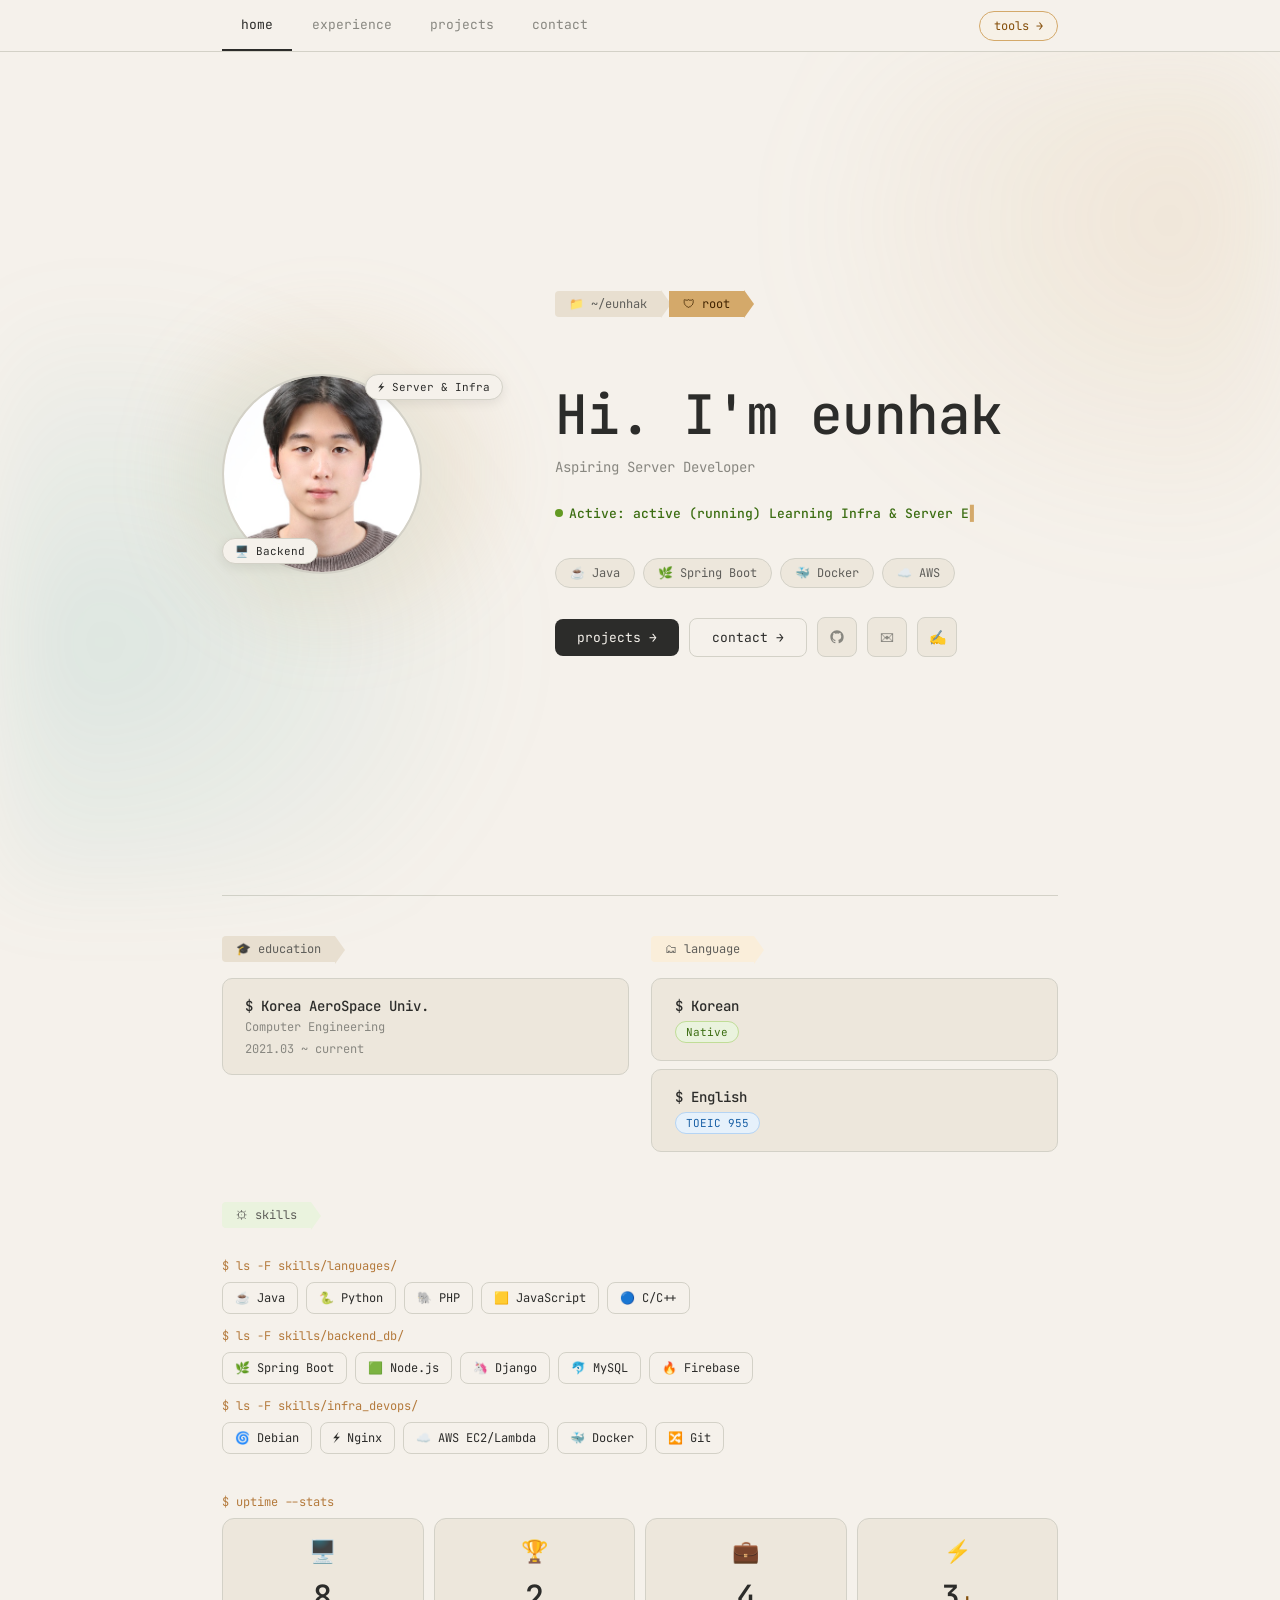
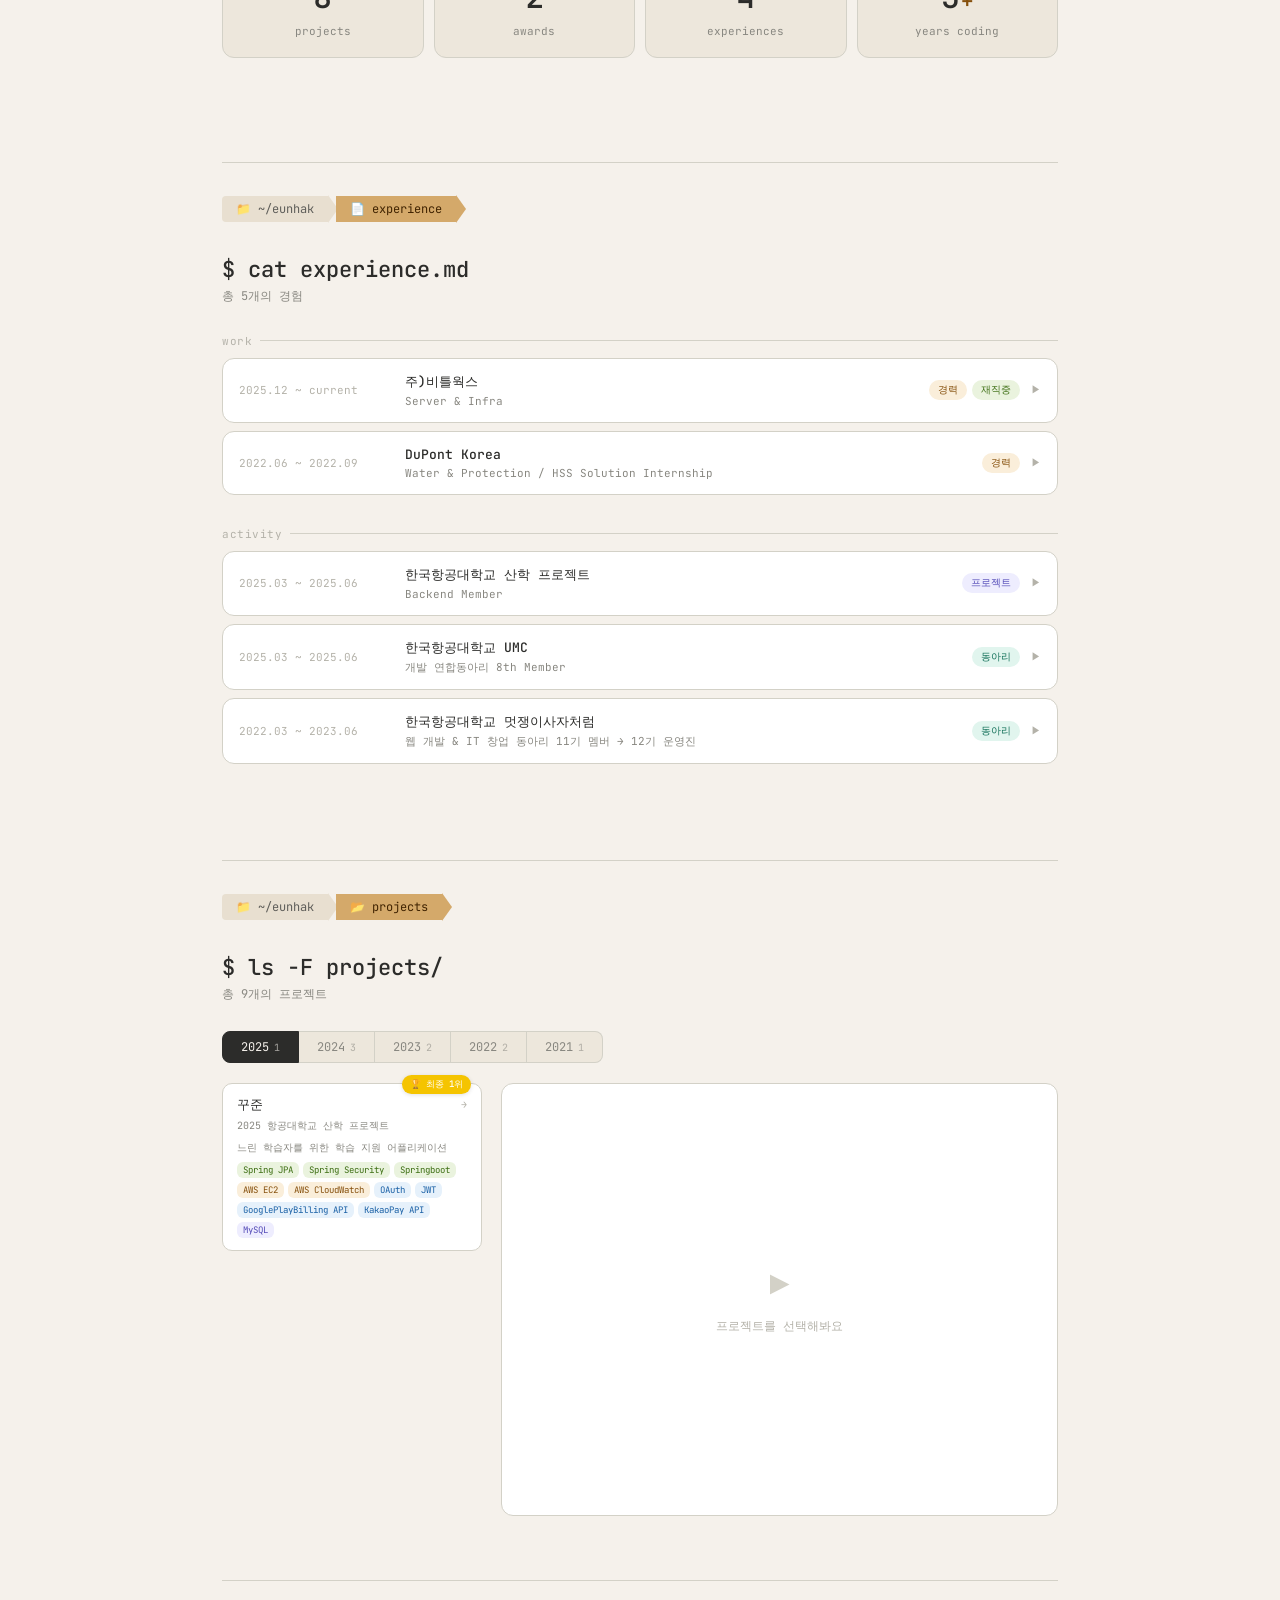
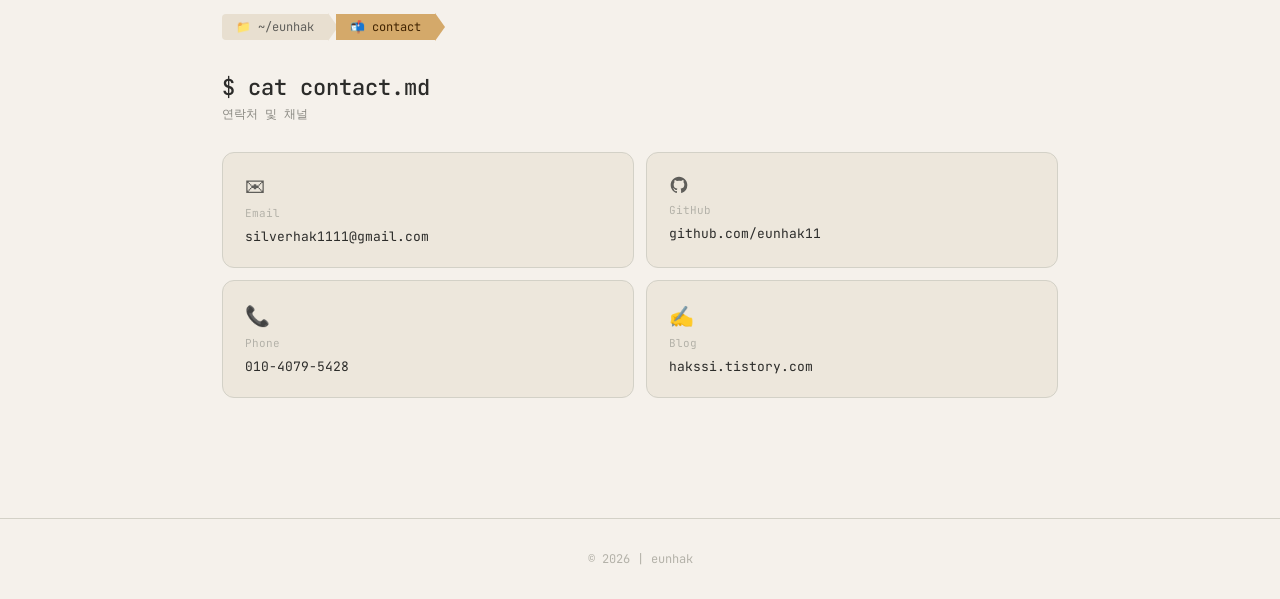
<file: index.html>
<!DOCTYPE html>
<html lang="ko">
<head>
<meta charset="UTF-8">
<meta name="viewport" content="width=device-width, initial-scale=1.0">
<meta name="color-scheme" content="light">
<title>eunhak</title>
<link rel="preconnect" href="https://fonts.googleapis.com">
<link href="https://fonts.googleapis.com/css2?family=JetBrains+Mono:wght@400;500&family=Pretendard:wght@400;500&display=swap" rel="stylesheet">
<link rel="stylesheet" href="style.css">
</head>
<body>

<nav class="nav">
  <div class="nav-inner">
    <div class="nav-links">
      <a href="#home"       class="nav-link active">home</a>
      <a href="#experience" class="nav-link">experience</a>
      <a href="#projects"   class="nav-link">projects</a>
      <a href="#contact"    class="nav-link">contact</a>
    </div>
    <a href="planner.html" class="nav-tool">tools →</a>
  </div>
</nav>

<main class="main">

  <!-- ── HOME ── -->
  <section id="home" class="page-section">
    <!-- ── Hero Screen (full viewport) ── -->
    <div class="hero-screen">
      <div class="hero-right">
        <div class="profile-wrap">
          <div class="profile-img" onclick="openPwModal()">
            <img src="assets/img/profile.jpeg" alt="eunhak" onerror="this.style.display='none';this.parentElement.innerHTML='🧑‍💻'" />
          </div>
          <div class="float-badge badge-tr">⚡ Server & Infra</div>
          <div class="float-badge badge-bl">🖥️ Backend</div>
        </div>
      </div>
      <div class="hero-left">
        <div class="breadcrumb">
          <span class="crumb-dir">📁 ~/eunhak</span>
          <span class="crumb-arr"></span>
          <span class="crumb-root">🛡 root</span>
          <span class="crumb-arr2"></span>
        </div>
        <div>
          <h1 class="hero-title">Hi. I'm eunhak</h1>
          <p class="hero-sub">Aspiring Server Developer</p>
        </div>
        <div class="active-badge">
          <div class="dot"></div>
          <span class="active-text">Active: active (running) <span id="typewriter"></span></span>
        </div>
        <div class="hero-chips">
          <span class="hero-chip">☕ Java</span>
          <span class="hero-chip">🌿 Spring Boot</span>
          <span class="hero-chip">🐳 Docker</span>
          <span class="hero-chip">☁️ AWS</span>
        </div>
        <div class="hero-ctas">
          <a href="#projects" class="cta-btn cta-primary">projects →</a>
          <a href="#contact" class="cta-btn cta-secondary">contact →</a>
          <a class="icon-btn" href="https://github.com/eunhak11" target="_blank" title="GitHub">
            <svg width="16" height="16" viewBox="0 0 24 24" fill="currentColor"><path d="M12 2C6.48 2 2 6.48 2 12c0 4.42 2.87 8.17 6.84 9.49.5.09.68-.22.68-.48v-1.7c-2.78.6-3.37-1.34-3.37-1.34-.46-1.16-1.11-1.47-1.11-1.47-.91-.62.07-.61.07-.61 1 .07 1.53 1.03 1.53 1.03.89 1.52 2.34 1.08 2.91.83.09-.65.35-1.08.63-1.33-2.22-.25-4.56-1.11-4.56-4.95 0-1.09.39-1.98 1.03-2.68-.1-.25-.45-1.27.1-2.64 0 0 .84-.27 2.75 1.02A9.56 9.56 0 0112 6.8c.85 0 1.71.11 2.51.33 1.91-1.29 2.75-1.02 2.75-1.02.55 1.37.2 2.39.1 2.64.64.7 1.03 1.59 1.03 2.68 0 3.85-2.34 4.7-4.57 4.95.36.31.68.92.68 1.85v2.74c0 .27.18.58.69.48A10.01 10.01 0 0022 12c0-5.52-4.48-10-10-10z"/></svg>
          </a>
          <a class="icon-btn" href="mailto:silverhak1111@gmail.com" title="Email">✉</a>
          <a class="icon-btn" href="https://hakssi.tistory.com/" target="_blank" title="Blog">✍</a>
        </div>
      </div>
    </div>


    <div class="section-divider"></div>

    <div class="about-grid section-gap">
      <div>
        <div class="section-tag edu">🎓 education</div>
        <div class="card">
          <div class="card-title">$ Korea AeroSpace Univ.</div>
          <div class="card-sub" style="margin-top:4px;">Computer Engineering</div>
          <div class="card-sub" style="margin-top:6px;">2021.03 ~ current</div>
        </div>
      </div>
      <div>
        <div class="section-tag lang">🗂 language</div>
        <div class="card" style="margin-bottom:8px;">
          <div class="card-title">$ Korean</div>
          <div style="margin-top:6px;"><span class="badge native">Native</span></div>
        </div>
        <div class="card">
          <div class="card-title">$ English</div>
          <div style="margin-top:6px;"><span class="badge toeic">TOEIC 955</span></div>
        </div>
      </div>
    </div>

    <div class="section-gap">
      <div class="section-tag skills">⚙ skills</div>
      <div class="sub-cmd">$ ls -F skills/languages/</div>
      <div class="skills-grid">
        <div class="skill-chip">☕ Java</div>
        <div class="skill-chip">🐍 Python</div>
        <div class="skill-chip">🐘 PHP</div>
        <div class="skill-chip">🟨 JavaScript</div>
        <div class="skill-chip">🔵 C/C++</div>
      </div>
      <div class="sub-cmd">$ ls -F skills/backend_db/</div>
      <div class="skills-grid">
        <div class="skill-chip">🌿 Spring Boot</div>
        <div class="skill-chip">🟩 Node.js</div>
        <div class="skill-chip">🦄 Django</div>
        <div class="skill-chip">🐬 MySQL</div>
        <div class="skill-chip">🔥 Firebase</div>
      </div>
      <div class="sub-cmd">$ ls -F skills/infra_devops/</div>
      <div class="skills-grid">
        <div class="skill-chip">🌀 Debian</div>
        <div class="skill-chip">⚡ Nginx</div>
        <div class="skill-chip">☁️ AWS EC2/Lambda</div>
        <div class="skill-chip">🐳 Docker</div>
        <div class="skill-chip">🔀 Git</div>
      </div>
    </div>

    <div class="section-gap">
      <div class="sub-cmd">$ uptime --stats</div>
      <div class="stats-row">
        <div class="stat-card">
          <div class="stat-icon">🖥️</div>
          <div class="stat-number-wrap">
            <span class="stat-number" id="stat-projects" data-target="0">0</span>
          </div>
          <div class="stat-label">projects</div>
        </div>
        <div class="stat-card">
          <div class="stat-icon">🏆</div>
          <div class="stat-number-wrap">
            <span class="stat-number" id="stat-awards" data-target="0">0</span>
          </div>
          <div class="stat-label">awards</div>
        </div>
        <div class="stat-card">
          <div class="stat-icon">💼</div>
          <div class="stat-number-wrap">
            <span class="stat-number" id="stat-experiences" data-target="0">0</span>
          </div>
          <div class="stat-label">experiences</div>
        </div>
        <div class="stat-card">
          <div class="stat-icon">⚡</div>
          <div class="stat-number-wrap">
            <span class="stat-number" data-target="4">0</span>
            <span class="stat-suffix">+</span>
          </div>
          <div class="stat-label">years coding</div>
        </div>
      </div>
    </div>
  </section>

  <!-- ── EXPERIENCE ── -->
  <section id="experience" class="page-section fade-in">
    <div class="breadcrumb">
      <span class="crumb-dir">📁 ~/eunhak</span>
      <span class="crumb-arr"></span>
      <span class="crumb-sub">📄 experience</span>
      <span class="crumb-arr2"></span>
    </div>
    <div class="page-title">$ cat experience.md</div>
    <div class="page-sub">총 5개의 경험</div>

    <div class="sec-label">work</div>
    <div class="exp-grid" id="workGrid"></div>

    <div class="sec-label">activity</div>
    <div class="exp-grid" id="activityGrid"></div>
  </section>

  <!-- ── PROJECTS ── -->
  <section id="projects" class="page-section fade-in">
    <div class="breadcrumb">
      <span class="crumb-dir">📁 ~/eunhak</span>
      <span class="crumb-arr"></span>
      <span class="crumb-sub">📂 projects</span>
      <span class="crumb-arr2"></span>
    </div>
    <div class="page-title">$ ls -F projects/</div>
    <div class="page-sub">총 <span id="totalCount">0</span>개의 프로젝트</div>

    <div class="yr-tabs" id="yrTabs"></div>

    <div class="proj-body">
      <div id="cardList"></div>
      <div class="detail-panel" id="detailPanel">
        <div class="detail-empty">
          <div class="detail-empty-icon">▶</div>
          <div class="detail-empty-text">프로젝트를 선택해봐요</div>
        </div>
      </div>
    </div>
  </section>

  <!-- ── CONTACT ── -->
  <section id="contact" class="page-section fade-in">
    <div class="breadcrumb">
      <span class="crumb-dir">📁 ~/eunhak</span>
      <span class="crumb-arr"></span>
      <span class="crumb-sub">📬 contact</span>
      <span class="crumb-arr2"></span>
    </div>
    <div class="page-title">$ cat contact.md</div>
    <div class="page-sub">연락처 및 채널</div>

    <div class="contact-grid">
      <a class="contact-card" href="mailto:silverhak1111@gmail.com">
        <div class="contact-icon">✉</div>
        <div class="contact-label">Email</div>
        <div class="contact-value">silverhak1111@gmail.com</div>
      </a>
      <a class="contact-card" href="https://github.com/eunhak11" target="_blank">
        <div class="contact-icon">
          <svg width="20" height="20" viewBox="0 0 24 24" fill="currentColor"><path d="M12 2C6.48 2 2 6.48 2 12c0 4.42 2.87 8.17 6.84 9.49.5.09.68-.22.68-.48v-1.7c-2.78.6-3.37-1.34-3.37-1.34-.46-1.16-1.11-1.47-1.11-1.47-.91-.62.07-.61.07-.61 1 .07 1.53 1.03 1.53 1.03.89 1.52 2.34 1.08 2.91.83.09-.65.35-1.08.63-1.33-2.22-.25-4.56-1.11-4.56-4.95 0-1.09.39-1.98 1.03-2.68-.1-.25-.45-1.27.1-2.64 0 0 .84-.27 2.75 1.02A9.56 9.56 0 0112 6.8c.85 0 1.71.11 2.51.33 1.91-1.29 2.75-1.02 2.75-1.02.55 1.37.2 2.39.1 2.64.64.7 1.03 1.59 1.03 2.68 0 3.85-2.34 4.7-4.57 4.95.36.31.68.92.68 1.85v2.74c0 .27.18.58.69.48A10.01 10.01 0 0022 12c0-5.52-4.48-10-10-10z"/></svg>
        </div>
        <div class="contact-label">GitHub</div>
        <div class="contact-value">github.com/eunhak11</div>
      </a>
      <a class="contact-card" href="tel:01040795428">
        <div class="contact-icon">📞</div>
        <div class="contact-label">Phone</div>
        <div class="contact-value">010-4079-5428</div>
      </a>
      <a class="contact-card" href="https://hakssi.tistory.com/" target="_blank">
        <div class="contact-icon">✍</div>
        <div class="contact-label">Blog</div>
        <div class="contact-value">hakssi.tistory.com</div>
      </a>
    </div>
  </section>

</main>

<footer class="footer">© 2026 | eunhak</footer>

<!-- PW Modal -->
<div class="modal-bg" id="pwBg">
  <div class="modal">
    <div class="modal-title">$ sudo admin</div>
    <label class="mlabel">비밀번호를 입력하세요</label>
    <input class="minput" type="password" id="pwInput" placeholder="••••••" style="text-align:center;letter-spacing:0.2em;" />
    <div class="pw-err" id="pwErr">비밀번호가 틀렸어요</div>
    <div class="mrow">
      <button class="mcancel" onclick="closePwModal()">cancel</button>
      <button class="madd" onclick="tryLogin()">enter →</button>
    </div>
  </div>
</div>

<script>
// ── PW Modal ──────────────────────────────────────────
function openPwModal() {
  document.getElementById('pwBg').classList.add('open');
  setTimeout(() => document.getElementById('pwInput').focus(), 50);
}
function closePwModal() {
  document.getElementById('pwBg').classList.remove('open');
  document.getElementById('pwInput').value = '';
  document.getElementById('pwErr').style.display = 'none';
}
document.getElementById('pwInput').addEventListener('keydown', e => { if (e.key === 'Enter') tryLogin(); });
document.getElementById('pwBg').addEventListener('click', e => { if (e.target === document.getElementById('pwBg')) closePwModal(); });
function tryLogin() {
  if (document.getElementById('pwInput').value === 'eunhak1234') {
    window.location.href = 'admin.html';
  } else {
    document.getElementById('pwErr').style.display = 'block';
    document.getElementById('pwInput').value = '';
  }
}

// ── Nav Scroll Highlight ───────────────────────────────
const sections = document.querySelectorAll('.page-section');
const navLinks = document.querySelectorAll('.nav-link');

function updateNavHighlight() {
  let current = 'home';
  sections.forEach(section => {
    if (section.getBoundingClientRect().top <= 90) current = section.id;
  });
  navLinks.forEach(link => {
    link.classList.toggle('active', link.getAttribute('href') === '#' + current);
  });
}
window.addEventListener('scroll', updateNavHighlight, { passive: true });
updateNavHighlight();

// ── Scroll Fade-in ────────────────────────────────────
const fadeObserver = new IntersectionObserver((entries) => {
  entries.forEach(entry => {
    if (entry.isIntersecting) {
      entry.target.classList.add('visible');
      fadeObserver.unobserve(entry.target);
    }
  });
}, { threshold: 0.08 });

document.querySelectorAll('.fade-in').forEach(el => fadeObserver.observe(el));

// ── Data Load ─────────────────────────────────────────
let works = [], activities = [], projects = [];

function buildExp(data, gridId) {
  document.getElementById(gridId).innerHTML = data.map(e => `
    <div class="exp-card" id="${e.id}" onclick="toggle('${e.id}')">
      <div class="exp-main">
        <span class="exp-period">${e.period}</span>
        <div>
          <div class="exp-title">${e.title}</div>
          <div class="exp-sub">${e.sub}</div>
        </div>
        <div class="exp-badges">
          <span class="ebadge ${e.badge}">${e.badge==='work'?'경력':e.badge==='club'?'동아리':'프로젝트'}</span>
          ${e.current ? '<span class="ebadge current">재직중</span>' : ''}
          <span class="chevron">▶</span>
        </div>
      </div>
      <div class="exp-detail">
        <div class="dl">활동 내용</div>
        <ul class="bullet-list">${e.activities.map(a=>`<li>${a}</li>`).join('')}</ul>
        ${e.stacks.length ? `
        <div class="dl" style="margin-top:10px;">기술 스택</div>
        <div class="tag-row">${e.stacks.map(s=>`<span class="etag ${s.c}">${s.t}</span>`).join('')}</div>` : ''}
        ${e.note ? `<div style="font-family:var(--mono);font-size:11px;color:#854F0B;background:#FAEEDA;border-radius:6px;padding:6px 10px;margin-top:10px;">🏆 ${e.note}</div>` : ''}
      </div>
    </div>`).join('');
}

function toggle(id) { document.getElementById(id).classList.toggle('open'); }

buildExp(works, 'workGrid');
buildExp(activities, 'activityGrid');

// ── Projects Data ─────────────────────────────────────
let activeYear = null;
let selectedId = null;

function buildTabs() {
  const years = [...new Set(projects.map(p => p.year))].sort((a, b) => b - a);
  if (!activeYear) activeYear = years[0];
  document.getElementById('yrTabs').innerHTML = years.map(y => {
    const cnt = projects.filter(p => p.year === y).length;
    return `<div class="yr-tab${y === activeYear ? ' active' : ''}" onclick="selectYear(${y})">${y}<span class="yr-count">${cnt}</span></div>`;
  }).join('');
}

function buildCards() {
  const list = projects.filter(p => p.year === activeYear);
  document.getElementById('cardList').innerHTML = list.map(p => `
    <div class="proj-card${selectedId === p.id ? ' active' : ''}" onclick="selectProject(${p.id})">
      ${p.award ? `<div class="award-badge">🏆 ${p.award}</div>` : ''}
      <div class="proj-card-title">${p.title}<span class="proj-arrow">→</span></div>
      ${(Array.isArray(p.desc) ? p.desc : [p.desc]).map(d => `<div class="proj-desc-short">${d}</div>`).join('')}
      <div class="tag-row">${p.tags.map((t, i) => `<span class="ptag ${p.types[i] || ''}">${t}</span>`).join('')}</div>
    </div>`).join('');
}

function buildDetail(p) {
  if (!p) {
    document.getElementById('detailPanel').innerHTML = `
      <div class="detail-empty">
        <div class="detail-empty-icon">▶</div>
        <div class="detail-empty-text">프로젝트를 선택해봐요</div>
      </div>`;
    return;
  }
  document.getElementById('detailPanel').innerHTML = `
    <div class="detail-yr">$ cat projects/${p.year}/${p.title.replace(/\s/g, '_')}.md</div>
    <div class="detail-title">${p.title}</div>
    ${p.award ? `<div class="detail-award">🏆 ${p.award}</div>` : ''}
    <div class="detail-tags">${p.tags.map((t, i) => `<span class="ptag ${p.types[i] || ''}" style="font-size:11px;padding:3px 10px;">${t}</span>`).join('')}</div>
    <div class="dl">기간</div><div class="dv">${p.period}</div>
    <div class="dl">역할</div><div class="dv">${p.role}</div>
    <div class="divider"></div>
    <div class="dl">상세 내용</div>
    ${Array.isArray(p.detail)
      ? `<ul class="bullet-list">${p.detail.map(d => `<li>${d}</li>`).join('')}</ul>`
      : `<div class="dv">${p.detail}</div>`}
    <div class="links-row">
      ${p.github ? `<a class="det-link gh" href="${p.github}" target="_blank">GitHub →</a>` : ''}
      ${p.demo   ? `<a class="det-link demo" href="${p.demo}" target="_blank">Demo →</a>` : ''}
    </div>`;
}

function selectYear(y) { activeYear = y; selectedId = null; buildTabs(); buildCards(); buildDetail(null); }
function selectProject(id) { selectedId = id; buildCards(); buildDetail(projects.find(p => p.id === id)); }

// ── Fetch Data ────────────────────────────────────────
Promise.all([
  fetch('data/experience.json').then(r => r.json()),
  fetch('data/projects.json').then(r => r.json())
]).then(([expData, projData]) => {
  works      = expData.works;
  activities = expData.activities;
  projects   = projData;

  // Stats
  const awardCount = projects.filter(p => p.award).length
                   + activities.filter(a => a.note).length;
  document.getElementById('stat-projects').dataset.target    = projects.length;
  document.getElementById('stat-awards').dataset.target      = awardCount;
  document.getElementById('stat-experiences').dataset.target = works.length + activities.length;
  document.getElementById('totalCount').textContent          = projects.length;

  buildExp(works, 'workGrid');
  buildExp(activities, 'activityGrid');
  buildTabs(); buildCards(); buildDetail(null);
});

// ── Typewriter ────────────────────────────────────────
const typeMessages = [
  'Learning Infra & Server Engineering',
  'Building Backend APIs',
  'Configuring Linux Servers',
];
let typeIdx = 0, charIdx = 0, isDeleting = false;
const typeEl = document.getElementById('typewriter');

function typeStep() {
  const msg = typeMessages[typeIdx];
  if (!isDeleting) {
    typeEl.textContent = msg.slice(0, ++charIdx);
    if (charIdx === msg.length) {
      isDeleting = true;
      setTimeout(typeStep, 1800);
      return;
    }
    setTimeout(typeStep, 65);
  } else {
    typeEl.textContent = msg.slice(0, --charIdx);
    if (charIdx === 0) {
      isDeleting = false;
      typeIdx = (typeIdx + 1) % typeMessages.length;
      setTimeout(typeStep, 350);
      return;
    }
    setTimeout(typeStep, 30);
  }
}
typeStep();

// ── Stats Count-up ────────────────────────────────────
function animateCount(el, target) {
  const duration = 1400;
  const start = performance.now();
  const update = (now) => {
    const elapsed = now - start;
    const progress = Math.min(elapsed / duration, 1);
    const ease = 1 - Math.pow(1 - progress, 3);
    el.textContent = Math.floor(ease * target);
    if (progress < 1) {
      requestAnimationFrame(update);
    } else {
      el.textContent = target;
      const card = el.closest('.stat-card');
      if (card) {
        card.classList.add('glowing');
        card.addEventListener('animationend', () => card.classList.remove('glowing'), { once: true });
      }
    }
  };
  requestAnimationFrame(update);
}

const statsObserver = new IntersectionObserver(entries => {
  entries.forEach(entry => {
    if (entry.isIntersecting) {
      entry.target.querySelectorAll('.stat-number').forEach(el => {
        animateCount(el, parseInt(el.dataset.target));
      });
      statsObserver.unobserve(entry.target);
    }
  });
}, { threshold: 0.5 });

const statsRow = document.querySelector('.stats-row');
if (statsRow) statsObserver.observe(statsRow);
</script>
</body>
</html>
</file>
<file: style.css>
/* ── Reset ── */
*, *::before, *::after { box-sizing: border-box; margin: 0; padding: 0; }

/* ── Variables ── */
:root {
  --bg:        #F5F1EB;
  --bg2:       #EDE7DC;
  --bg3:       #E8DFD0;
  --border:    #D3D1C7;
  --text:      #2C2C2A;
  --muted:     #5F5E5A;
  --hint:      #888780;
  --faint:     #B4B2A9;
  --amber:     #D4A96A;
  --amber-dark:#854F0B;
  --teal:      #5CAEAD;
  --mono:      'JetBrains Mono', monospace;
  --sans:      'Pretendard', 'Noto Sans KR', sans-serif;
}

html { scroll-behavior: smooth; }
body { background: var(--bg); color: var(--text); font-family: var(--sans); min-height: 100vh; overflow-x: hidden; }

/* ── Nav ── */
.nav { border-bottom: 0.5px solid var(--border); background: var(--bg); position: sticky; top: 0; z-index: 50; }
.nav-inner { max-width: 900px; margin: 0 auto; padding: 0 2rem; display: flex; align-items: center; justify-content: space-between; }
.nav-links { display: flex; gap: 0; }
.nav-link { font-family: var(--mono); font-size: 13px; color: var(--hint); text-decoration: none; padding: 1rem 1.2rem; border-bottom: 2px solid transparent; transition: color 0.15s; }
.nav-link:hover { color: var(--text); }
.nav-link.active { color: var(--text); border-bottom-color: var(--text); }
.nav-tool { font-family: var(--mono); font-size: 12px; color: var(--amber-dark); text-decoration: none; padding: 6px 14px; border: 0.5px solid var(--amber); border-radius: 20px; background: #FAEEDA44; transition: background 0.15s; }
.nav-tool:hover { background: #FAEEDA; }

/* ── Main ── */
.main { max-width: 900px; margin: 0 auto; padding: 2.5rem 2rem; }

/* ── Page Sections ── */
.page-section { padding-bottom: 4rem; margin-bottom: 2rem; border-bottom: 0.5px solid var(--border); scroll-margin-top: 72px; }
.page-section:last-child { border-bottom: none; padding-bottom: 1rem; }
#home { margin-top: -2.5rem; }

/* ── Fade-in Animation ── */
.fade-in {
  opacity: 0;
  transform: translateY(24px);
  transition: opacity 0.55s ease, transform 0.55s ease;
}
.fade-in.visible {
  opacity: 1;
  transform: translateY(0);
}

/* ── Breadcrumb ── */
.breadcrumb { display: flex; align-items: center; margin-bottom: 2rem; }
.crumb-dir { font-family: var(--mono); font-size: 12px; padding: 5px 14px; background: var(--bg3); color: var(--muted); border-radius: 4px 0 0 4px; }
.crumb-arr { width: 0; height: 0; border-top: 14px solid transparent; border-bottom: 14px solid transparent; border-left: 10px solid var(--bg3); }
.crumb-root { font-family: var(--mono); font-size: 12px; padding: 5px 14px; background: var(--amber); color: #412402; margin-left: -2px; }
.crumb-arr2 { width: 0; height: 0; border-top: 14px solid transparent; border-bottom: 14px solid transparent; border-left: 10px solid var(--amber); }
.crumb-sub { font-family: var(--mono); font-size: 12px; padding: 5px 14px; background: var(--amber); color: #412402; margin-left: -2px; }

/* ── Hero Screen ── */
@keyframes aurora-1 {
  0%, 100% { transform: translate(0%, 0%) scale(1); }
  33%       { transform: translate(6%, -10%) scale(1.06); }
  66%       { transform: translate(-5%, 7%) scale(0.96); }
}
@keyframes aurora-2 {
  0%, 100% { transform: translate(0%, 0%) scale(1); }
  33%       { transform: translate(-7%, 6%) scale(0.95); }
  66%       { transform: translate(5%, -9%) scale(1.05); }
}
.hero-screen { min-height: calc(100vh - 57px); display: flex; align-items: center; justify-content: space-between; gap: 3rem; padding: 3rem 0; position: relative; }
.hero-screen::before {
  content: '';
  position: absolute;
  top: 0;
  left: 50%;
  transform: translateX(-50%);
  width: 100vw;
  height: 100%;
  background: radial-gradient(ellipse 55% 70% at 8% 70%, rgba(92,174,173,0.16) 0%, transparent 60%);
  filter: blur(40px);
  animation: aurora-1 16s ease-in-out infinite;
  pointer-events: none;
  z-index: 0;
}
.hero-screen::after {
  content: '';
  position: absolute;
  top: 0;
  left: 50%;
  transform: translateX(-50%);
  width: 100vw;
  height: 100%;
  background: radial-gradient(ellipse 50% 65% at 92% 20%, rgba(212,169,106,0.15) 0%, transparent 60%);
  filter: blur(48px);
  animation: aurora-2 20s ease-in-out infinite;
  pointer-events: none;
  z-index: 0;
}
.hero-left { position: relative; z-index: 1; flex: 1; display: flex; flex-direction: column; gap: 1.8rem; }
.hero-right { position: relative; z-index: 1; flex-shrink: 0; }
.hero-title { font-family: var(--mono); font-size: 3.4rem; font-weight: 500; color: var(--text); letter-spacing: -0.02em; }
.hero-sub { font-family: var(--mono); font-size: 14px; color: var(--hint); margin-top: 8px; }
.hero-chips { display: flex; flex-wrap: wrap; gap: 8px; }
.hero-chip { font-family: var(--mono); font-size: 12px; padding: 6px 14px; background: var(--bg2); border: 0.5px solid var(--border); border-radius: 20px; color: var(--muted); }
.hero-ctas { display: flex; align-items: center; gap: 10px; flex-wrap: wrap; }
.cta-btn { font-family: var(--mono); font-size: 13px; padding: 10px 22px; border-radius: 8px; text-decoration: none; transition: all 0.15s; }
.cta-primary { background: var(--text); color: var(--bg); }
.cta-primary:hover { background: #444441; }
.cta-secondary { background: transparent; color: var(--text); border: 0.5px solid var(--border); }
.cta-secondary:hover { border-color: var(--amber); color: var(--amber-dark); }

/* ── Profile ── */
.profile-wrap { position: relative; flex-shrink: 0; padding: 15px 85px 15px 0; }
.profile-wrap::before {
  content: '';
  position: absolute;
  width: 320px;
  height: 320px;
  border-radius: 50%;
  top: 50%;
  left: 50%;
  transform: translate(-50%, -50%) translate(-20px, 0);
  background: radial-gradient(ellipse at 40% 50%, rgba(92,174,173,0.22) 0%, rgba(212,169,106,0.16) 50%, transparent 75%);
  filter: blur(36px);
  z-index: 0;
  animation: aurora-1 16s ease-in-out infinite;
  pointer-events: none;
}
.profile-img { width: 200px; height: 200px; border-radius: 50%; border: 2px solid var(--border); background: var(--bg2); display: flex; align-items: center; justify-content: center; font-size: 2.2rem; cursor: pointer; transition: border-color 0.2s; overflow: hidden; position: relative; z-index: 1; }
.profile-img:hover { border-color: var(--amber); }
.profile-img img { width: 100%; height: 100%; object-fit: cover; border-radius: 50%; }

/* ── Floating Badges ── */
@keyframes float-bob {
  0%   { transform: translateY(0px)  rotate(-2deg); }
  50%  { transform: translateY(-9px) rotate(2deg);  }
  100% { transform: translateY(0px)  rotate(-2deg); }
}
@keyframes float-bob-alt {
  0%   { transform: translateY(0px)  rotate(2deg);  }
  50%  { transform: translateY(-9px) rotate(-2deg); }
  100% { transform: translateY(0px)  rotate(2deg);  }
}
.float-badge {
  position: absolute;
  background: var(--bg);
  border: 0.5px solid var(--border);
  border-radius: 20px;
  padding: 5px 12px;
  font-family: var(--mono);
  font-size: 11px;
  color: var(--text);
  white-space: nowrap;
  box-shadow: 0 3px 12px rgba(0,0,0,0.08);
  pointer-events: none;
}
.badge-tr { top: 15px;    right: 4px; animation: float-bob     3s ease-in-out infinite; z-index: 2; }
.badge-bl { bottom: 25px; left: 0;    animation: float-bob-alt 3s ease-in-out infinite 1.5s; z-index: 2; }
.profile-info { flex: 1; }
.status-line { font-family: var(--mono); font-size: 13px; color: var(--hint); margin-bottom: 10px; }
.active-badge { display: inline-flex; align-items: center; gap: 6px; margin-bottom: 8px; }

/* ── Active Dot Pulse ── */
@keyframes dot-pulse {
  0%, 100% { opacity: 1; box-shadow: 0 0 0 0 rgba(99, 153, 34, 0.4); }
  50%       { opacity: 0.6; box-shadow: 0 0 0 5px rgba(99, 153, 34, 0); }
}
.dot { width: 8px; height: 8px; border-radius: 50%; background: #639922; flex-shrink: 0; animation: dot-pulse 2s ease-in-out infinite; }
.active-text { font-family: var(--mono); font-size: 13px; color: #3B6D11; font-weight: 500; }
.info-row { display: flex; align-items: center; gap: 8px; font-family: var(--mono); font-size: 13px; color: var(--hint); margin-bottom: 6px; }
.icons-row { display: flex; gap: 10px; margin-top: 14px; }
.icon-btn { width: 40px; height: 40px; background: var(--bg2); border: 0.5px solid var(--border); border-radius: 8px; display: flex; align-items: center; justify-content: center; cursor: pointer; color: var(--hint); text-decoration: none; font-size: 14px; transition: background 0.15s, color 0.15s, transform 0.15s; }
.icon-btn:hover { background: var(--amber); color: #412402; transform: translateY(-2px); }

/* ── Terminal Box ── */
.terminal-box { background: var(--bg2); border: 0.5px solid var(--border); border-radius: 10px; padding: 1.2rem 1.5rem; margin-bottom: 2rem; }
.term-prompt { font-family: var(--mono); font-size: 13px; color: #B47A3C; margin-bottom: 10px; }
.term-input { width: 100%; background: var(--bg); border: 0.5px solid var(--border); border-radius: 6px; padding: 9px 14px; font-family: var(--mono); font-size: 13px; color: var(--text); outline: none; }
.term-input::placeholder { color: var(--faint); }
.term-input:focus { border-color: var(--amber); }

/* ── Section Tags ── */
.section-tag { display: inline-flex; align-items: center; gap: 8px; padding: 5px 14px 5px 14px; border-radius: 4px 0 0 4px; font-family: var(--mono); font-size: 12px; color: var(--muted); margin-bottom: 1rem; position: relative; }
.section-tag::after { content: ''; position: absolute; right: -10px; top: 0; width: 0; height: 0; border-top: 14px solid transparent; border-bottom: 14px solid transparent; }
.section-tag.edu  { background: var(--bg3); } .section-tag.edu::after  { border-left: 10px solid var(--bg3); }
.section-tag.lang { background: #FAEEDA;   } .section-tag.lang::after { border-left: 10px solid #FAEEDA; }
.section-tag.skills { background: #EAF3DE; } .section-tag.skills::after { border-left: 10px solid #EAF3DE; }
.section-gap { margin-bottom: 2.5rem; }
.section-divider { border: none; border-top: 0.5px solid var(--border); margin: 0 0 2.5rem; }
.about-grid { display: grid; grid-template-columns: 1fr 1fr; gap: 1.4rem; }
.sub-cmd { font-family: var(--mono); font-size: 12px; color: #B47A3C; margin: 14px 0 8px; }

/* ── Cards ── */
.card { background: var(--bg2); border: 0.5px solid var(--border); border-radius: 10px; padding: 1.1rem 1.4rem; margin-bottom: 10px; transition: border-color 0.15s, box-shadow 0.15s, transform 0.15s; }
.row-card { display: flex; justify-content: space-between; align-items: center; }
/* ── Shared card hover ── */
.card:hover, .stat-card:hover, .proj-card:hover, .contact-card:hover, .exp-card:hover {
  border-color: var(--teal);
  box-shadow: 0 0 10px rgba(92,174,173,0.25), 0 0 24px rgba(92,174,173,0.12);
}
.card:hover, .stat-card:hover, .proj-card:hover, .contact-card:hover {
  transform: translateY(-2px);
}

.card-title { font-family: var(--mono); font-size: 14px; font-weight: 500; color: var(--text); }
.card-sub { font-family: var(--mono); font-size: 12px; color: var(--hint); }
.badge { display: inline-block; padding: 3px 10px; border-radius: 20px; font-family: var(--mono); font-size: 11px; border: 0.5px solid var(--border); background: var(--bg); color: var(--hint); }
.badge.native { background: #EAF3DE; color: #3B6D11; border-color: #C0DD97; }
.badge.toeic   { background: #E6F1FB; color: #185FA5; border-color: #B5D4F4; }
.skills-grid { display: flex; flex-wrap: wrap; gap: 8px; margin-bottom: 6px; }
.skill-chip { display: flex; align-items: center; gap: 7px; padding: 7px 12px; background: var(--bg); border: 0.5px solid var(--border); border-radius: 8px; font-family: var(--mono); font-size: 12px; color: var(--text); transition: background 0.15s, border-color 0.15s, color 0.15s, transform 0.15s; }
.skill-chip:hover { background: #FAEEDA; border-color: var(--amber); color: var(--amber-dark); transform: translateY(-2px); }

/* ── Footer ── */
.footer { text-align: center; padding: 2rem; font-family: var(--mono); font-size: 12px; color: var(--faint); border-top: 0.5px solid var(--border); margin-top: 2rem; }

/* ── Modal ── */
.pw-err { font-family: var(--mono); font-size: 11px; color: #A32D2D; margin-bottom: 8px; display: none; }
.modal-bg { display: none; position: fixed; inset: 0; background: rgba(44,44,42,0.35); z-index: 100; align-items: center; justify-content: center; }
.modal-bg.open { display: flex; }
.modal { background: var(--bg); border: 0.5px solid var(--border); border-radius: 14px; padding: 1.5rem; width: 300px; display: flex; flex-direction: column; gap: 10px; }
.modal-title { font-family: var(--mono); font-size: 13px; font-weight: 500; color: var(--text); }
.mlabel { font-family: var(--mono); font-size: 11px; color: var(--hint); }
.minput { width: 100%; background: #fff; border: 0.5px solid var(--border); border-radius: 8px; padding: 9px 12px; font-family: var(--mono); font-size: 12px; color: var(--text); outline: none; }
.minput:focus { border-color: var(--amber); }
.mrow { display: flex; gap: 8px; }
.mcancel { flex: 1; background: var(--bg2); border: 0.5px solid var(--border); border-radius: 8px; padding: 9px; font-family: var(--mono); font-size: 12px; color: var(--muted); cursor: pointer; }
.madd { flex: 1; background: var(--text); border: none; border-radius: 8px; padding: 9px; font-family: var(--mono); font-size: 12px; color: var(--bg); cursor: pointer; }
.madd:hover { background: #444441; }

/* ── Experience Page ── */
.page-title { font-family: var(--mono); font-size: 22px; font-weight: 500; color: var(--text); margin-bottom: 4px; }
.page-sub { font-family: var(--mono); font-size: 12px; color: var(--hint); margin-bottom: 1.8rem; }
.sec-label { font-family: var(--mono); font-size: 11px; color: var(--faint); letter-spacing: 0.05em; margin-bottom: 10px; display: flex; align-items: center; gap: 8px; }
.sec-label::after { content: ''; flex: 1; height: 0.5px; background: var(--border); }
.exp-grid { display: flex; flex-direction: column; gap: 8px; margin-bottom: 2rem; }
.exp-card { background: #fff; border: 0.5px solid var(--border); border-radius: 12px; overflow: hidden; cursor: pointer; transition: border-color 0.15s, box-shadow 0.15s; }
.exp-card:hover .exp-main { background: #FAFAF8; }
.exp-main { display: grid; grid-template-columns: 150px 1fr auto; align-items: center; gap: 1rem; padding: 14px 16px; transition: background 0.15s; }
.exp-period { font-family: var(--mono); font-size: 11px; color: var(--faint); white-space: nowrap; }
.exp-title { font-family: var(--mono); font-size: 13px; font-weight: 500; color: var(--text); margin-bottom: 3px; }
.exp-sub { font-family: var(--mono); font-size: 11px; color: var(--hint); }
.exp-badges { display: flex; gap: 5px; align-items: center; }
.ebadge { font-family: var(--mono); font-size: 10px; padding: 3px 9px; border-radius: 10px; white-space: nowrap; }
.ebadge.work    { background: #FAEEDA; color: #854F0B; }
.ebadge.club    { background: #E1F5EE; color: #0F6E56; }
.ebadge.project { background: #EEEDFE; color: #534AB7; }
.ebadge.current { background: #EAF3DE; color: #3B6D11; }
.chevron { font-size: 10px; color: var(--faint); transition: transform 0.2s; display: inline-block; margin-left: 6px; }
.exp-card.open .chevron { transform: rotate(90deg); }
.exp-detail { border-top: 0.5px solid #F1EFE8; padding: 14px 16px 16px; display: none; background: #FAFAF8; }
.exp-card.open .exp-detail { display: block; }
.dl { font-family: var(--mono); font-size: 10px; color: var(--faint); letter-spacing: 0.04em; margin-bottom: 5px; }
.bullet-list { list-style: none; display: flex; flex-direction: column; gap: 5px; }
.bullet-list li { font-family: var(--mono); font-size: 12px; color: var(--text); padding-left: 14px; position: relative; line-height: 1.6; }
.bullet-list li::before { content: '$'; position: absolute; left: 0; color: var(--faint); font-size: 10px; top: 2px; }
.tag-row { display: flex; flex-wrap: wrap; gap: 4px; margin-top: 6px; }
.etag { font-family: var(--mono); font-size: 10px; padding: 2px 8px; border-radius: 6px; }
.etag.b { background: #E6F1FB; color: #185FA5; }
.etag.g { background: #EAF3DE; color: #3B6D11; }
.etag.a { background: #FAEEDA; color: #854F0B; }
.etag.p { background: #EEEDFE; color: #534AB7; }
.etag.gray { background: var(--bg3); color: var(--muted); }

/* ── Projects Page ── */
.yr-tabs { display: flex; margin-bottom: 1.2rem; }
.yr-tab { font-family: var(--mono); font-size: 12px; padding: 7px 18px; border: 0.5px solid var(--border); background: var(--bg2); color: var(--hint); cursor: pointer; transition: all 0.15s; }
.yr-tab:first-child { border-radius: 8px 0 0 8px; }
.yr-tab:last-child  { border-radius: 0 8px 8px 0; }
.yr-tab:not(:first-child) { border-left: none; }
.yr-tab.active { background: var(--text); color: var(--bg); border-color: var(--text); z-index: 1; }
.yr-tab:hover:not(.active) { background: var(--border); color: var(--text); }
.yr-count { font-size: 10px; margin-left: 5px; opacity: 0.6; }
.proj-body { display: grid; grid-template-columns: 260px 1fr; gap: 1.2rem; align-items: start; }
.proj-card { position: relative; background: #fff; border: 0.5px solid var(--border); border-radius: 10px; padding: 12px 14px; cursor: pointer; transition: border-color 0.15s, box-shadow 0.15s, transform 0.15s; margin-bottom: 6px; }
.proj-card.active { border-color: var(--text); }
.proj-card-title { font-family: var(--mono); font-size: 13px; font-weight: 500; color: var(--text); margin-bottom: 4px; display: flex; align-items: center; justify-content: space-between; }
.proj-arrow { font-size: 10px; color: var(--faint); transition: transform 0.15s; }
.proj-card.active .proj-arrow { transform: translateX(3px); color: var(--text); }
.proj-desc-short { font-family: var(--mono); font-size: 10px; color: var(--hint); line-height: 1.5; margin-bottom: 7px; }
.ptag { font-family: var(--mono); font-size: 9px; padding: 2px 6px; border-radius: 6px; background: var(--bg3); color: var(--muted); }
.ptag.b { background: #E6F1FB; color: #185FA5; }
.ptag.g { background: #EAF3DE; color: #3B6D11; }
.ptag.a { background: #FAEEDA; color: #854F0B; }
.ptag.p { background: #EEEDFE; color: #534AB7; }

/* ── Award Badge (project card) ── */
.award-badge {
  position: absolute;
  top: -9px;
  right: 10px;
  background: #F5C400;
  color: #fff;
  font-family: var(--mono);
  font-size: 9px;
  font-weight: 500;
  padding: 3px 8px;
  border-radius: 20px;
  white-space: nowrap;
  z-index: 1;
  box-shadow: 0 1px 4px rgba(0,0,0,0.12);
}

/* ── Award Badge (detail panel) ── */
.detail-award {
  display: inline-block;
  background: #FAEEDA;
  color: #854F0B;
  font-family: var(--mono);
  font-size: 11px;
  padding: 4px 10px;
  border-radius: 6px;
  margin-bottom: 10px;
}

.detail-panel { background: #fff; border: 0.5px solid var(--border); border-radius: 12px; padding: 1.6rem; min-height: 400px; }
.detail-empty { display: flex; flex-direction: column; align-items: center; justify-content: center; height: 380px; gap: 12px; }
.detail-empty-icon { font-family: var(--mono); font-size: 32px; color: var(--border); }
.detail-empty-text { font-family: var(--mono); font-size: 12px; color: var(--faint); }
.detail-yr    { font-family: var(--mono); font-size: 11px; color: var(--faint); margin-bottom: 6px; }
.detail-title { font-family: var(--mono); font-size: 20px; font-weight: 500; color: var(--text); margin-bottom: 10px; }
.detail-tags  { display: flex; flex-wrap: wrap; gap: 5px; margin-bottom: 1.4rem; }
.divider { border: none; border-top: 0.5px solid #F1EFE8; margin: 1.2rem 0; }
.dv { font-family: var(--mono); font-size: 12px; color: var(--text); line-height: 1.7; margin-bottom: 1.2rem; }
.links-row { display: flex; gap: 10px; margin-top: 0.8rem; }
.det-link { font-family: var(--mono); font-size: 12px; padding: 7px 16px; border-radius: 8px; text-decoration: none; cursor: pointer; }
.det-link.gh   { background: var(--text); color: var(--bg); }
.det-link.demo { background: var(--bg2); border: 0.5px solid var(--border); color: var(--text); }
.det-link:hover { opacity: 0.85; }

/* ── Typewriter Cursor ── */
@keyframes blink-cursor {
  0%, 100% { opacity: 1; }
  50%       { opacity: 0; }
}
#typewriter::after {
  content: '▌';
  color: var(--amber);
  animation: blink-cursor 0.8s step-end infinite;
  margin-left: 1px;
}

/* ── Stats ── */
.stats-row { display: grid; grid-template-columns: repeat(4, 1fr); gap: 10px; }
@keyframes stat-glow {
  0%   { border-color: var(--border); box-shadow: none; }
  35%  { border-color: var(--amber); box-shadow: 0 0 14px rgba(212,169,106,0.32); }
  100% { border-color: var(--border); box-shadow: none; }
}
.stat-card { background: var(--bg2); border: 0.5px solid var(--border); border-radius: 12px; padding: 1.2rem 1rem; text-align: center; transition: border-color 0.15s, box-shadow 0.15s, transform 0.15s; }
.stat-card.glowing { animation: stat-glow 1s ease-out forwards; }
.stat-icon { font-size: 22px; margin-bottom: 10px; }
.stat-number-wrap { display: flex; align-items: baseline; justify-content: center; gap: 1px; }
.stat-number { font-family: var(--mono); font-size: 2rem; font-weight: 500; color: var(--text); }
.stat-suffix { font-family: var(--mono); font-size: 1.3rem; font-weight: 500; color: var(--amber-dark); }
.stat-label { font-family: var(--mono); font-size: 11px; color: var(--hint); margin-top: 6px; }

/* ── Contact Section ── */
.contact-grid { display: grid; grid-template-columns: repeat(2, 1fr); gap: 12px; }
.contact-card { background: var(--bg2); border: 0.5px solid var(--border); border-radius: 12px; padding: 1.4rem; display: flex; flex-direction: column; gap: 8px; text-decoration: none; color: var(--text); transition: border-color 0.15s, box-shadow 0.15s, transform 0.15s; }
.contact-icon { font-size: 20px; color: var(--muted); display: flex; align-items: center; }
.contact-label { font-family: var(--mono); font-size: 11px; color: var(--faint); }
.contact-value { font-family: var(--mono); font-size: 13px; color: var(--text); word-break: break-all; }
</file>
